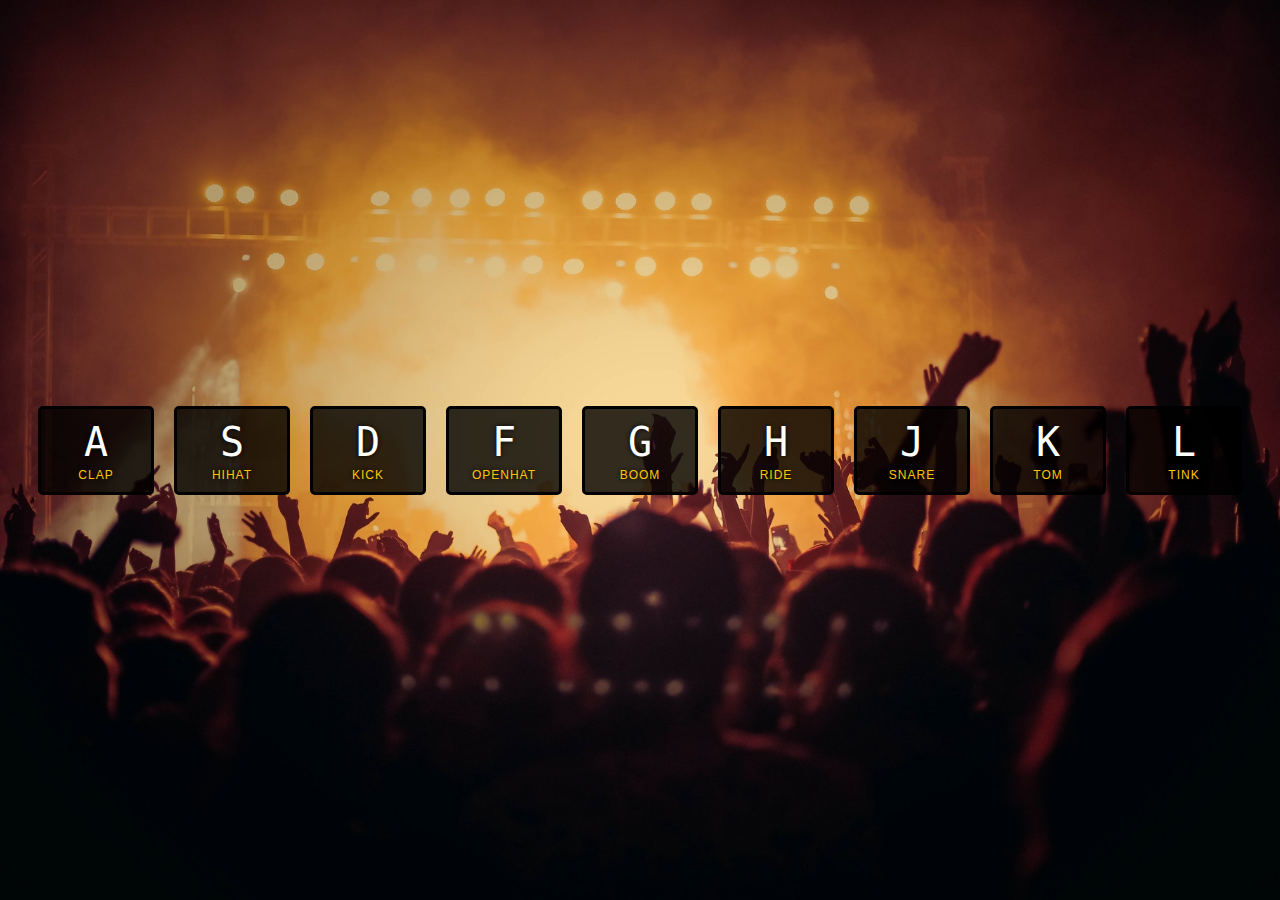
<file: index.html>
<!DOCTYPE html>
<html lang="en">
  <head>
    <meta charset="UTF-8" />
    <title>JS Drum Kit</title>
    <link rel="stylesheet" href="./style.css" />
  </head>
  <body>
    <div class="keys">
      <div data-key="65" class="key">
        <kbd>A</kbd>
        <span class="sound">clap</span>
      </div>
      <div data-key="83" class="key">
        <kbd>S</kbd>
        <span class="sound">hihat</span>
      </div>
      <div data-key="68" class="key">
        <kbd>D</kbd>
        <span class="sound">kick</span>
      </div>
      <div data-key="70" class="key">
        <kbd>F</kbd>
        <span class="sound">openhat</span>
      </div>
      <div data-key="71" class="key">
        <kbd>G</kbd>
        <span class="sound">boom</span>
      </div>
      <div data-key="72" class="key">
        <kbd>H</kbd>
        <span class="sound">ride</span>
      </div>
      <div data-key="74" class="key">
        <kbd>J</kbd>
        <span class="sound">snare</span>
      </div>
      <div data-key="75" class="key">
        <kbd>K</kbd>
        <span class="sound">tom</span>
      </div>
      <div data-key="76" class="key">
        <kbd>L</kbd>
        <span class="sound">tink</span>
      </div>
    </div>

    <audio data-key="65" src="sounds/clap.wav"></audio>
    <audio data-key="83" src="sounds/hihat.wav"></audio>
    <audio data-key="68" src="sounds/kick.wav"></audio>
    <audio data-key="70" src="sounds/openhat.wav"></audio>
    <audio data-key="71" src="sounds/boom.wav"></audio>
    <audio data-key="72" src="sounds/ride.wav"></audio>
    <audio data-key="74" src="sounds/snare.wav"></audio>
    <audio data-key="75" src="sounds/tom.wav"></audio>
    <audio data-key="76" src="sounds/tink.wav"></audio>

    <script src="./index.js"></script>
  </body>
</html>
</file>
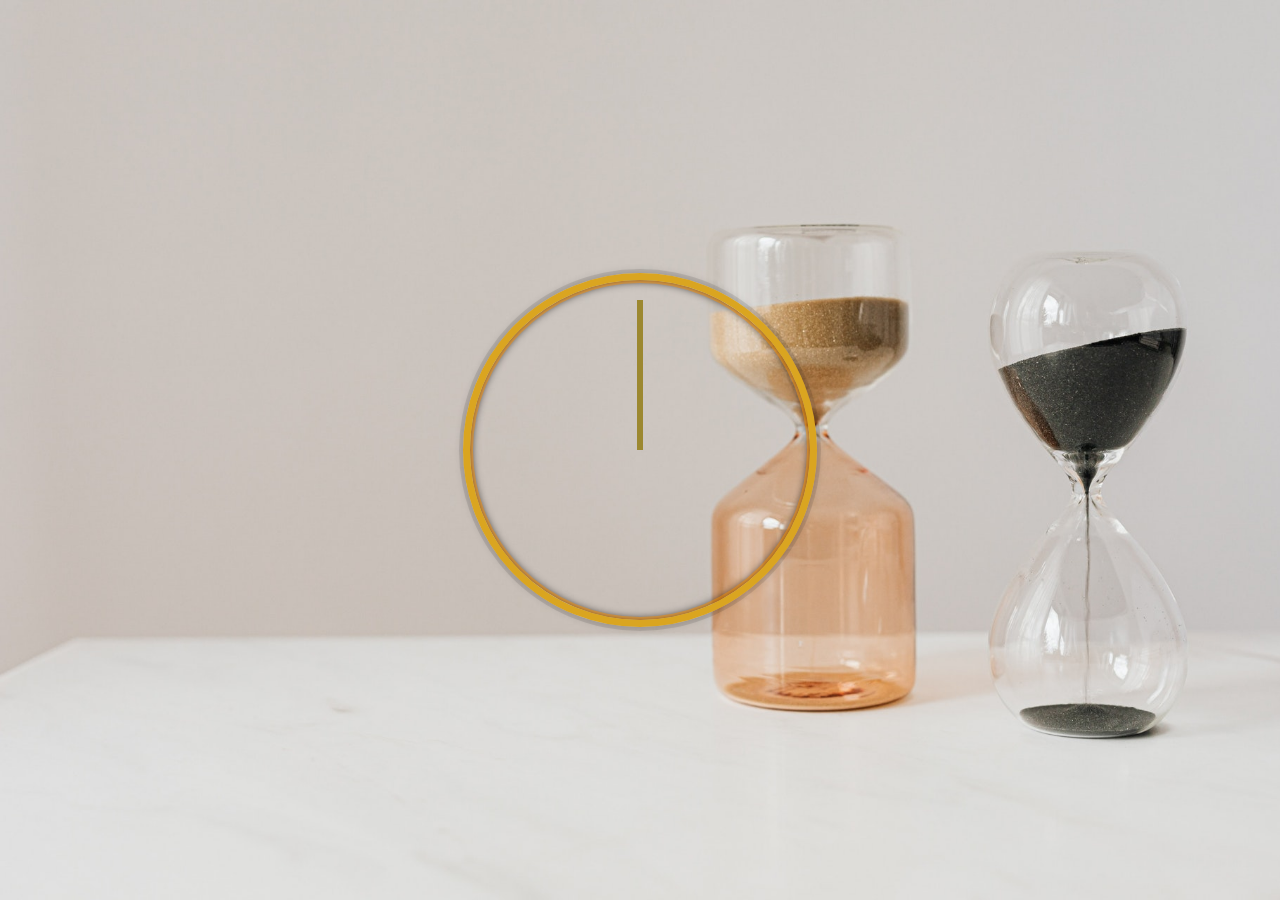
<file: JS - Clock/index.html>
<!DOCTYPE html>
<html lang="en">
  <head>
    <meta charset="UTF-8" />
    <title>JS + CSS Clock</title>
    <link rel="stylesheet" href="./style.css" />
  </head>
  <body>
    <div class="clock">
      <div class="clock-face">
        <div class="hand hour-hand"></div>
        <div class="hand min-hand"></div>
        <div class="hand second-hand"></div>
      </div>
    </div>

    <script src="./index.js"></script>
  </body>
</html>
</file>
<file: style.css>
html {
  font-size: 10px;
  background: url(./img/concert.jpg) bottom center;
  background-size: cover;
}

body,
html {
  margin: 0;
  padding: 0;
  font-size: 62.5%;
  font-family: sans-serif;
}

.keys {
  display: flex;
  flex: 1;
  min-height: 100vh;
  align-items: center;
  justify-content: center;
}

.key {
  border: 0.3rem solid black;
  border-radius: 0.5rem;
  margin: 1rem;
  font-size: 1.5rem;
  padding: 1rem 0.5rem;
  transition: all 0.5s ease;
  width: 10rem;
  text-align: center;
  color: white;
  background: rgba(0, 0, 0, 0.8);
  text-shadow: 0 0 0.5rem black;
}

.playing {
  transform: scale(1.1);
  border-color: #ffc600;
  box-shadow: 0 0 1rem #ffc600;
}

kbd {
  display: block;
  font-size: 4rem;
}

.sound {
  font-size: 1.2rem;
  text-transform: uppercase;
  letter-spacing: 0.1rem;
  color: #ffc600;
}
</file>
<file: JS - Clock/style.css>
html {
  background: #018ded url(./img/hourglass.jpg) left center;
  background-size: cover;
  font-family: "helvetica neue";
  text-align: center;
  font-size: 10px;
}

body {
  margin: 0;
  font-size: 2rem;
  display: flex;
  flex: 1;
  min-height: 100vh;
  align-items: center;
}

.clock {
  width: 30rem;
  height: 30rem;
  border: 7px solid goldenrod;
  border-radius: 50%;
  margin: 50px auto;
  position: relative;
  padding: 2rem;
  box-shadow: 0 0 0 4px rgba(0, 0, 0, 0.1), inset 0 0 0 3px #ff930680,
    inset 0 0 10px black, 0 0 10px rgba(0, 0, 0, 0.2);
}

.clock-face {
  position: relative;
  width: 100%;
  height: 100%;
  transform: translateY(-3px); /* account for the height of the clock hands */
}

.hand {
  width: 50%;
  height: 6px;
  background: black;
  position: absolute;
  top: 50%;
  transform-origin: 100%;
  transform: rotate(90deg);

  transition-timing-function: cubic-bezier(0.42, 0, 0, 1.53);
}

.min-hand {
  background-color: indianred;
}

.second-hand {
  background-color: rgb(156, 136, 48);
}
</file>
